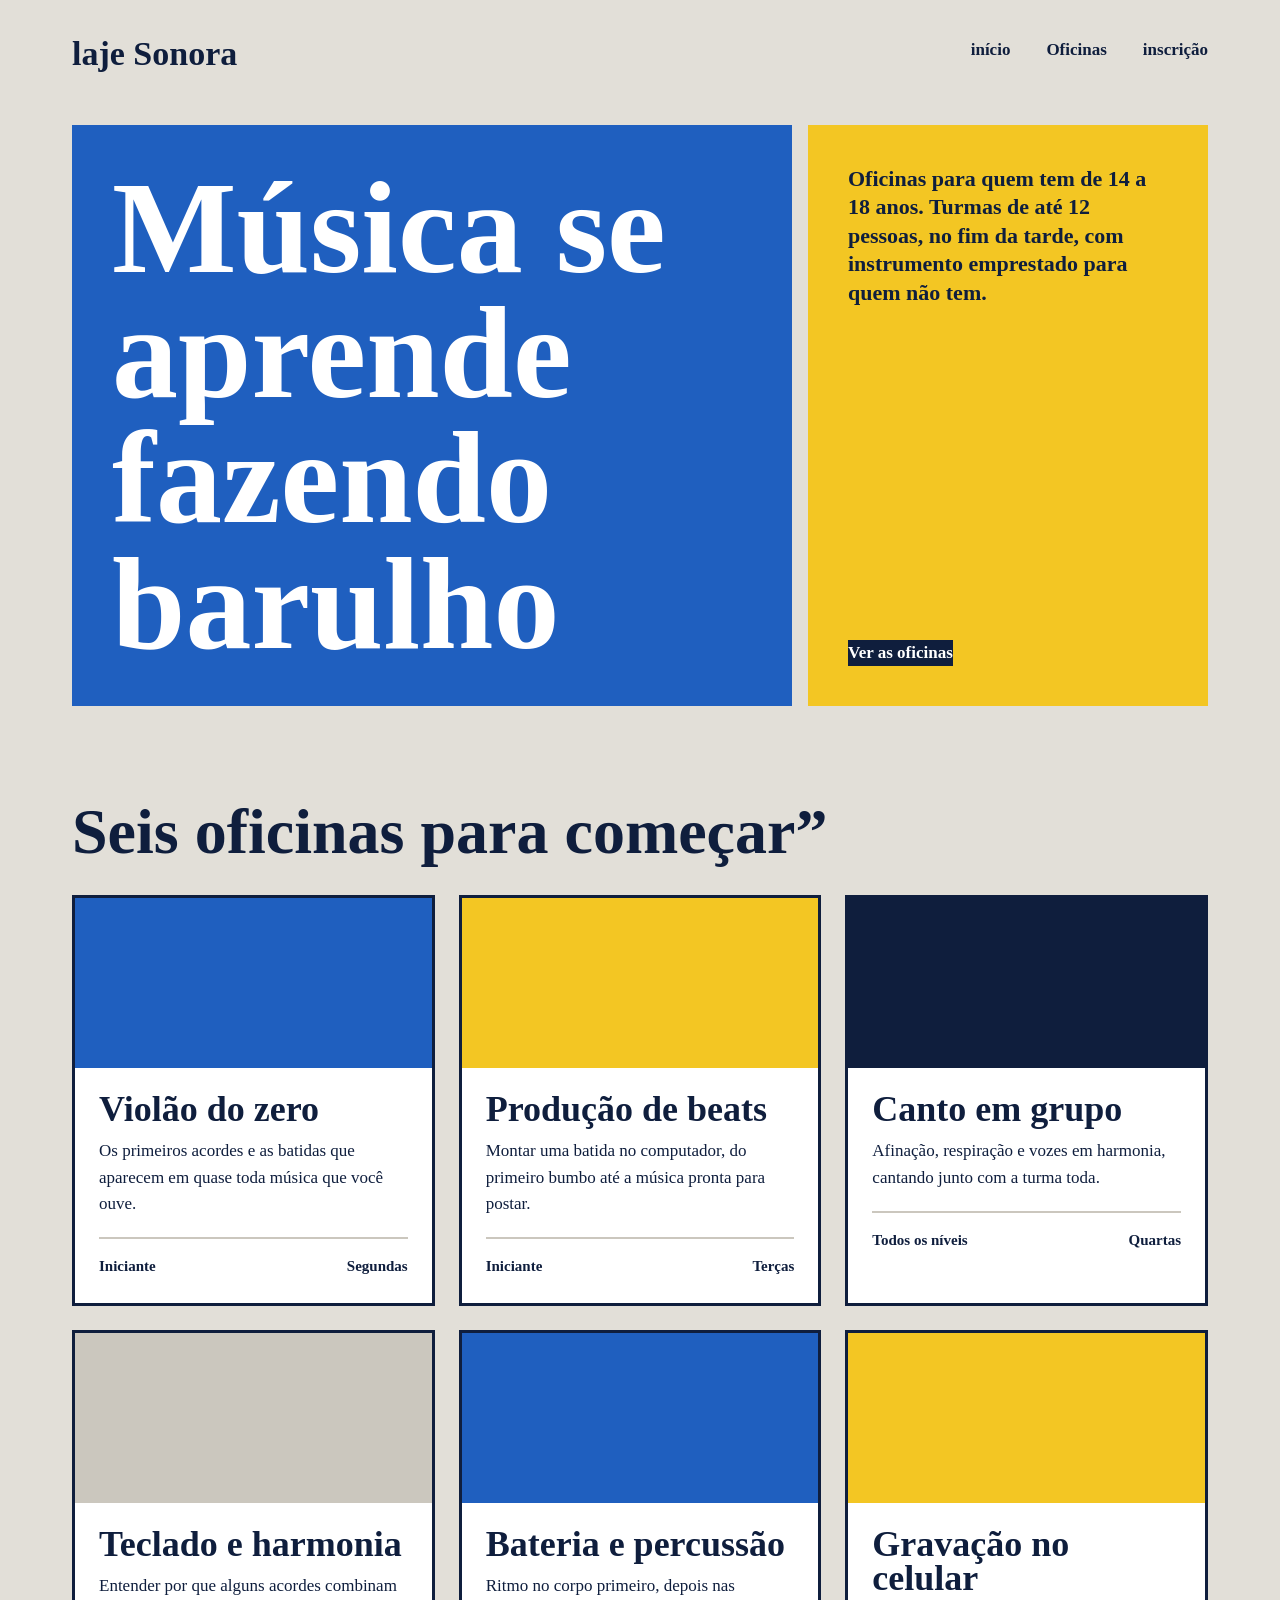
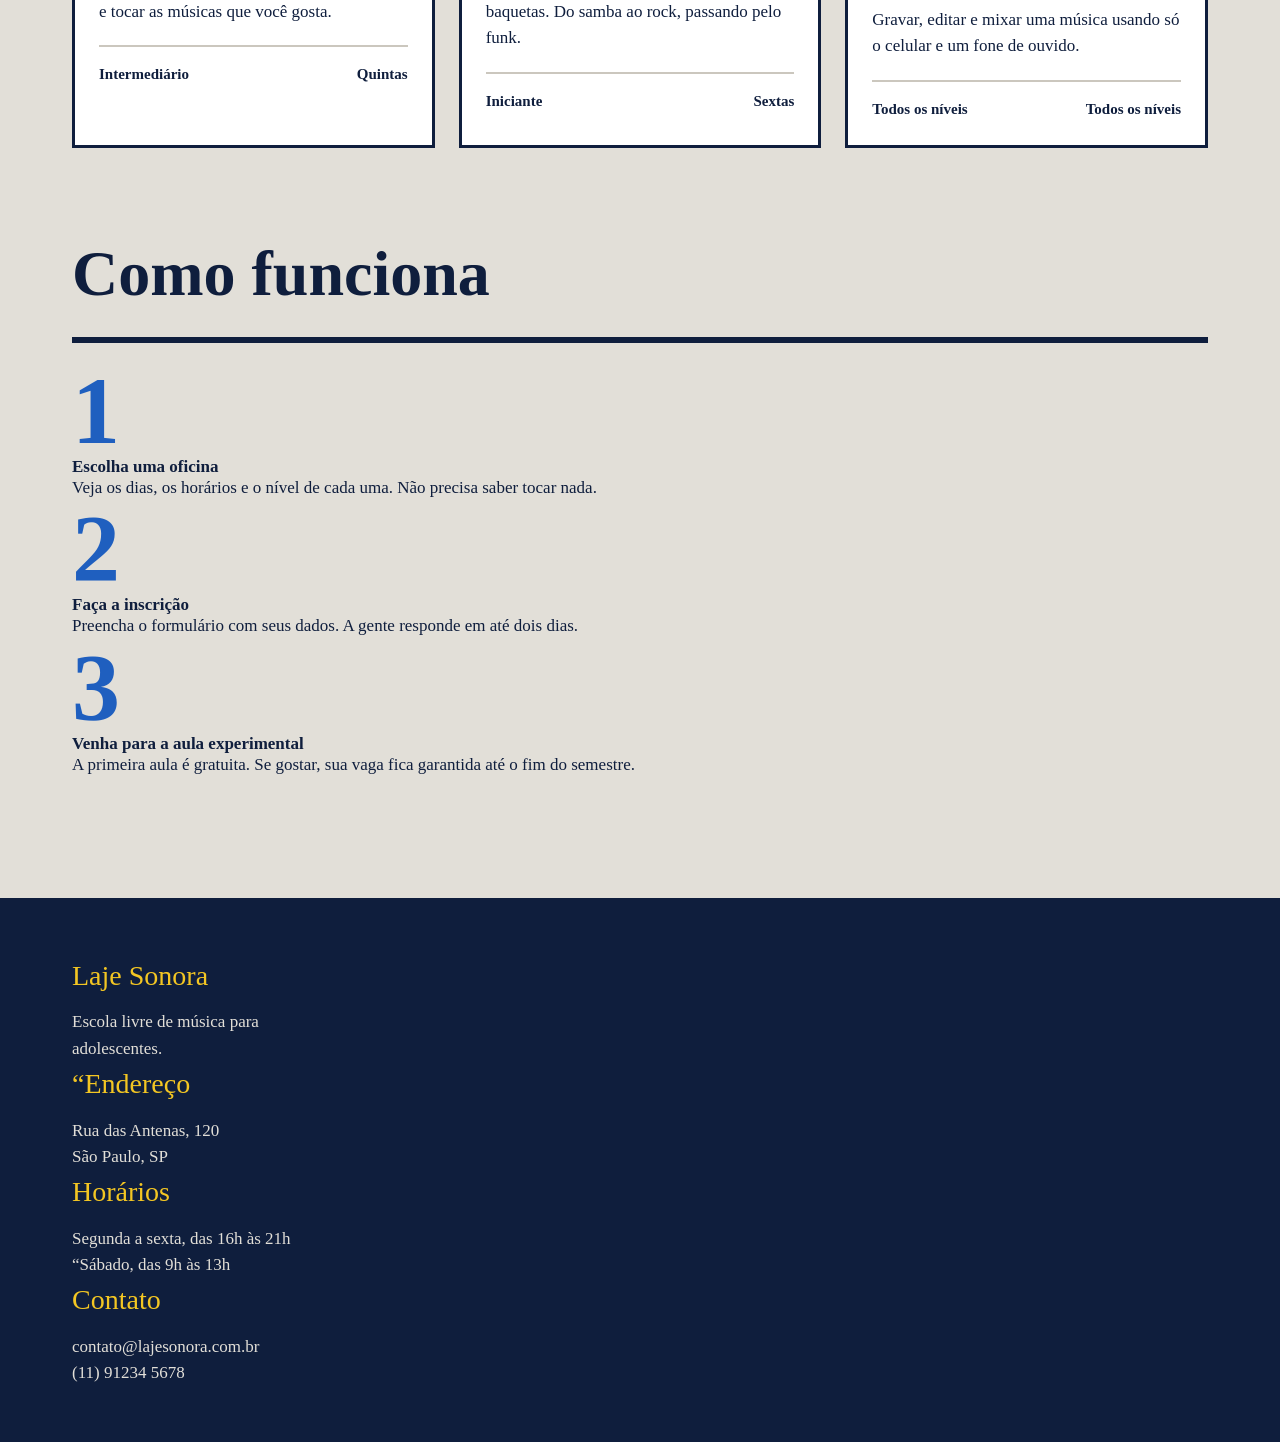
<file: index.html>
<!DOCTYPE html>
<html lang="pt-br">
<head>
    <meta charset="UTF-8">
    <meta name="viewport" content="width=device-width, initial-scale=1.0">
    <link rel="preconnect" href="https://fonts.googleapis.com">
<link rel="preconnect" href="https://fonts.gstatic.com" crossorigin>
<link href="https://fonts.googleapis.com/css2?family=Big+Shoulders:opsz,wght@10..72,100..900&display=swap" rel="stylesheet">
<link rel="preconnect" href="https://fonts.googleapis.com">
<link rel="preconnect" href="https://fonts.gstatic.com" crossorigin>
<link href="https://fonts.googleapis.com/css2?family=Archivo:ital,wght@0,100..900;1,100..900&family=Big+Shoulders:opsz,wght@10..72,100..900&display=swap" rel="stylesheet">
    <link rel="stylesheet" href="index.css">
    <title>Laje Sonora | inicio </title>
</head>
<body>

    <header class="conteudo topo">
        <a href="index.html" class="logo">laje Sonora</a>

        <nav class="menu">
            <a href="index.html" class="atual">início</a>
            <a href="oficinas.html">Oficinas</a>
            <a href="inscricao.html">inscrição</a>
        </nav>

    </header>

    <main>
<section class="conteudo cartazes"> 
<div class="cartaz cartaz-principal">
    <h1>Música se aprende fazendo barulho</h1>
</div>
<div class="cartaz cartaz-lateral">
    <p>Oficinas para quem tem de 14 a 18 anos. Turmas de até 12 pessoas, no fim da tarde, com instrumento emprestado para quem não tem.</p>
  <a href="oficinas.html" class="botao">Ver as oficinas</a>
</div>
</section>
  
<section class="conteudo secao">
    <h2 class="titulo-secao">Seis oficinas para começar”</h2>
    <div class="cards">
        <article class="card">
            <div class="foto foto-azul"></div>
            <div class="card-texto">
                <h3>Violão do zero</h3>
                <p>Os primeiros acordes e as batidas que aparecem em quase toda música que você ouve.</p>
            <div class="card-info">
                <span>Iniciante</span>
                <span>Segundas</span>
            </div>
            </div>
        </article>

        <article class="card">
            <div class="foto foto-amarela"></div>
            <div class="card-texto">
                <h3>Produção de beats</h3>
                <p>Montar uma batida no computador, do primeiro bumbo até a música pronta para postar.</p>
            <div class="card-info">
                <span>Iniciante</span>
                <span>Terças</span>
            </div>
            </div>
        </article>

        <article class="card">
            <div class="foto foto-tinta"></div>
            <div class="card-texto">
                <h3>Canto em grupo</h3>
                <p>Afinação, respiração e vozes em harmonia, cantando junto com a turma toda.</p>
            <div class="card-info">
                <span>Todos os níveis</span>
                <span>Quartas</span>
            </div>
            </div>
        </article>
    
        <article class="card">
            <div class="foto "></div>
            <div class="card-texto">
                <h3>Teclado e harmonia</h3>
                <p>Entender por que alguns acordes combinam e tocar as músicas que você gosta.</p>
            <div class="card-info">
                <span>Intermediário</span>
                <span>Quintas</span>
            </div>
            </div>
        </article>
    

        <article class="card">
            <div class="foto foto-azul"></div>
            <div class="card-texto">
                <h3>Bateria e percussão</h3>
                <p>Ritmo no corpo primeiro, depois nas baquetas. Do samba ao rock, passando pelo funk.</p>
            <div class="card-info">
                <span>Iniciante</span>
                <span>Sextas</span>
            </div>
            </div>
        </article>
        <article class="card">
            <div class="foto foto-amarela"></div>
            <div class="card-texto">
                <h3>Gravação no celular</h3>
                <p>Gravar, editar e mixar uma música usando só o celular e um fone de ouvido.</p>
            <div class="card-info">
                <span>Todos os níveis</span>
                <span>Todos os níveis</span>
            </div>
            </div>
        </article>
</section>

<section class="conteudo secao">
   <h2 class="titulo-secao">Como funciona</h2>
   <div class="passos">
    <div class="passo">
         <p class="passo-numero">1</p>
        <h3>Escolha uma oficina</h3>
        <p>Veja os dias, os horários e o nível de cada uma. Não precisa saber tocar nada.</p>
        
        <p class="passo-numero">2</p>
        <h3>Faça a inscrição</h3>
        <p>Preencha o formulário com seus dados. A gente responde em até dois dias.</p>
        
        <p class="passo-numero">3</p>
        <h3>Venha para a aula experimental</h3>
        <p>A primeira aula é gratuita. Se gostar, sua vaga fica garantida até o fim do semestre.</p>
       </div>
    </div>
   
</section>
 
    </main>
    <footer class="rodape">
        <div class="conteudo rodape-colunas">
            <div class="rodape-coluna">
             <h4>Laje Sonora</h4>
             <p>Escola livre de música para 
                <br>
                adolescentes.
             </p>
            </div>
       
            <div class="rodape-coluna">
             <h4>“Endereço</h4>
             <p>Rua das Antenas, 120
                <br>
                São Paulo, SP
             </p>
            </div>

            <div class="rodape-coluna">
             <h4>Horários</h4>
             <p>Segunda a sexta, das 16h às 21h
                <br>
                “Sábado, das 9h às 13h
             </p>
            </div>

            <div class="rodape-coluna">
             <h4>Contato</h4>
             <p>contato@lajesonora.com.br
                <br>
                (11) 91234 5678
             </p>
            </div>
            </div>
        
    </footer>

</body>
</html>
</file>
<file: index.css>
* {
    margin: 0;
    padding: 0;
    box-sizing: border-box;
}

:root {
--concreto: #E2DFD8;
--concreto-escuro: #CBC7BE;
--tinta: #0F1E3D;
--caixa-dagua: #1F5FBF;
--fita: #F3C623;
--branco: #FFFFFF;


--fonte-cartaz: "Big Shoulders", "Arial Narrow", sans-serif;
--fonte-texto: "Archivo", Arial, sans-serif;
}

body {
    background-color: var(--concreto);
    color: var(--tinta);
    font: var (--fonte-texto);
    font-size: 17px;
    line-height: 1.55;
}
a {
    color: inherit;
}

h1, h2, h3 {
    font: var(--fonte-cartaz);
    font-weight: 900;
    line-height: 0.95;
}

.conteudo {
    max-width: 1200px;
    margin-inline: auto;
    padding-inline: 32px;
}
.topo {
    padding-block: 28px;
    display: flex;
   justify-content: space-between; 
   align-items: center;
}

.logo {
    font: var(--fonte-cartaz);
    font-size: 34px;
    font-weight: 900;
    text-decoration: none;
}

.menu {
    display: flex;
    gap: 36px;
}

.menu a {
font-weight: 600;
text-decoration: none;
padding-bottom: 4px;
border-bottom: 4px solid transparent;
}

.menu a:hover {
    border-bottom-color: var(--tinta);
}

menu a.atual {
border-color: var(--tinta);
}

.cartazes {
    margin-top: 16px;
    display: flex;
    gap: 16px;
}

.cartaz {
    padding: 40px;
}

.cartaz-principal {
  background-color: var(--caixa-dagua);
    color: var(--branco);
    flex: 2;
}

.cartaz-principal h1 {
    font-size: 132px;
    max-width: 9ch;
}

.cartaz-lateral {
    background-color: var(--fita);
    flex: 1;
    display: flex;
    flex-direction: column;
    justify-content: space-between;
    gap: 32px;
    align-items: flex-start;
}

.cartaz-lateral p {
font-size: 22px;
font-weight: 600;
line-height: 1.3;
}

.botao {
    background-color: var(--tinta);
    color: var(--branco);
    font-weight: 700;
    text-decoration: none;
    padding: 16px, 28px;
    border: none;
    font-style: var(--fonte-texto);
    font-size: 17px;
    cursor: pointer;
}

.botao:hover {
    background-color: var(--caixa-dagua);
}

.secao {
    margin-top: 96px;
}

.titulo-secao {
    font-size: 64px;
    margin-bottom: 32px;
}

.cards {
    display: flex;
    flex-wrap: wrap;
    gap: 24px;
}

.card {
    background-color: var(--branco);
    border: 3px solid var(--tinta);
    flex: 1 1 340px;
}

.card .foto{
    height: 170px; 
}

.foto {
    background-color: var(--concreto-escuro);
}

.foto-azul {
    background-color: var(--caixa-dagua);
}

.foto-amarela {
    background-color: var(--fita);
}

.foto-tinta {
    background-color: var(--tinta);
}

.card-texto {
    padding: 24px;
}

.card h3 {
    font-size: 36px;
    margin-bottom: 12px;
}

.card-info {
    margin-top: 20px;
    padding-top: 16px;
    border-top: 2px solid var(--concreto-escuro);
    font-weight: 600;
    font-size: 15px;
    display: flex;
    justify-content: space-between;
}

.passos {
    display: flex;
    gap: 24px;
}

.passo {
border-top: 6px solid var(--tinta);
padding-top: 20px;
flex: 1;
}

.passo-numero {
    font: var(--fonte-cartaz);
    font-size: 96px;
    font-weight: 900;
    line-height: 1;
    color: var(--caixa-dagua);
}

.passo h3 {
    display: flex;
    margin-block: 8px, 12px;
}

.rodape {
    margin-top: 120px;
    background-color: var(--tinta);
    color: var(--concreto);
    padding-top: 56px;
    padding-bottom: 56px;
}

.rodape-colunas{
    gap: 40px;
}

.rodape-coluna {
    flex: 1;
}

.rodape h4 {
    font: var(--fonte-cartaz);
    font-size: 28px;
    color: var(--fita);
    margin-bottom: 12px;
}
</file>
